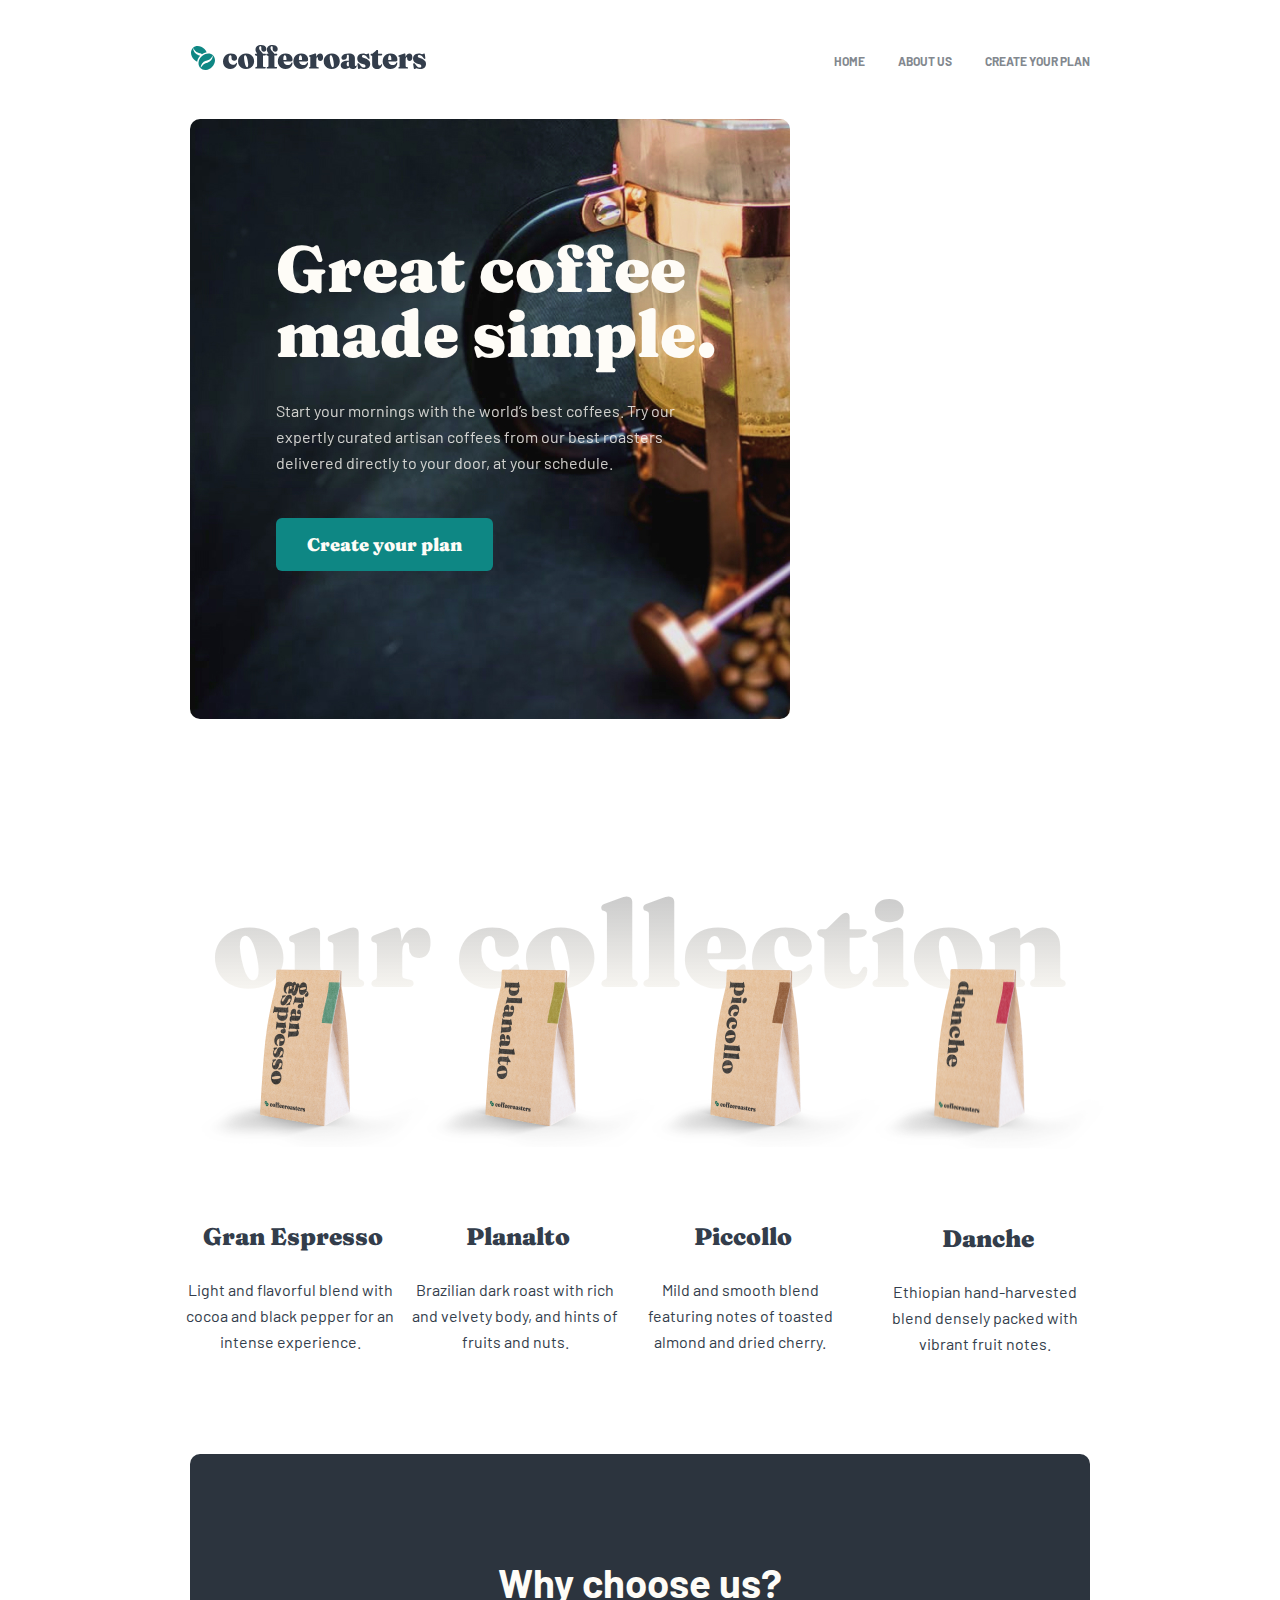
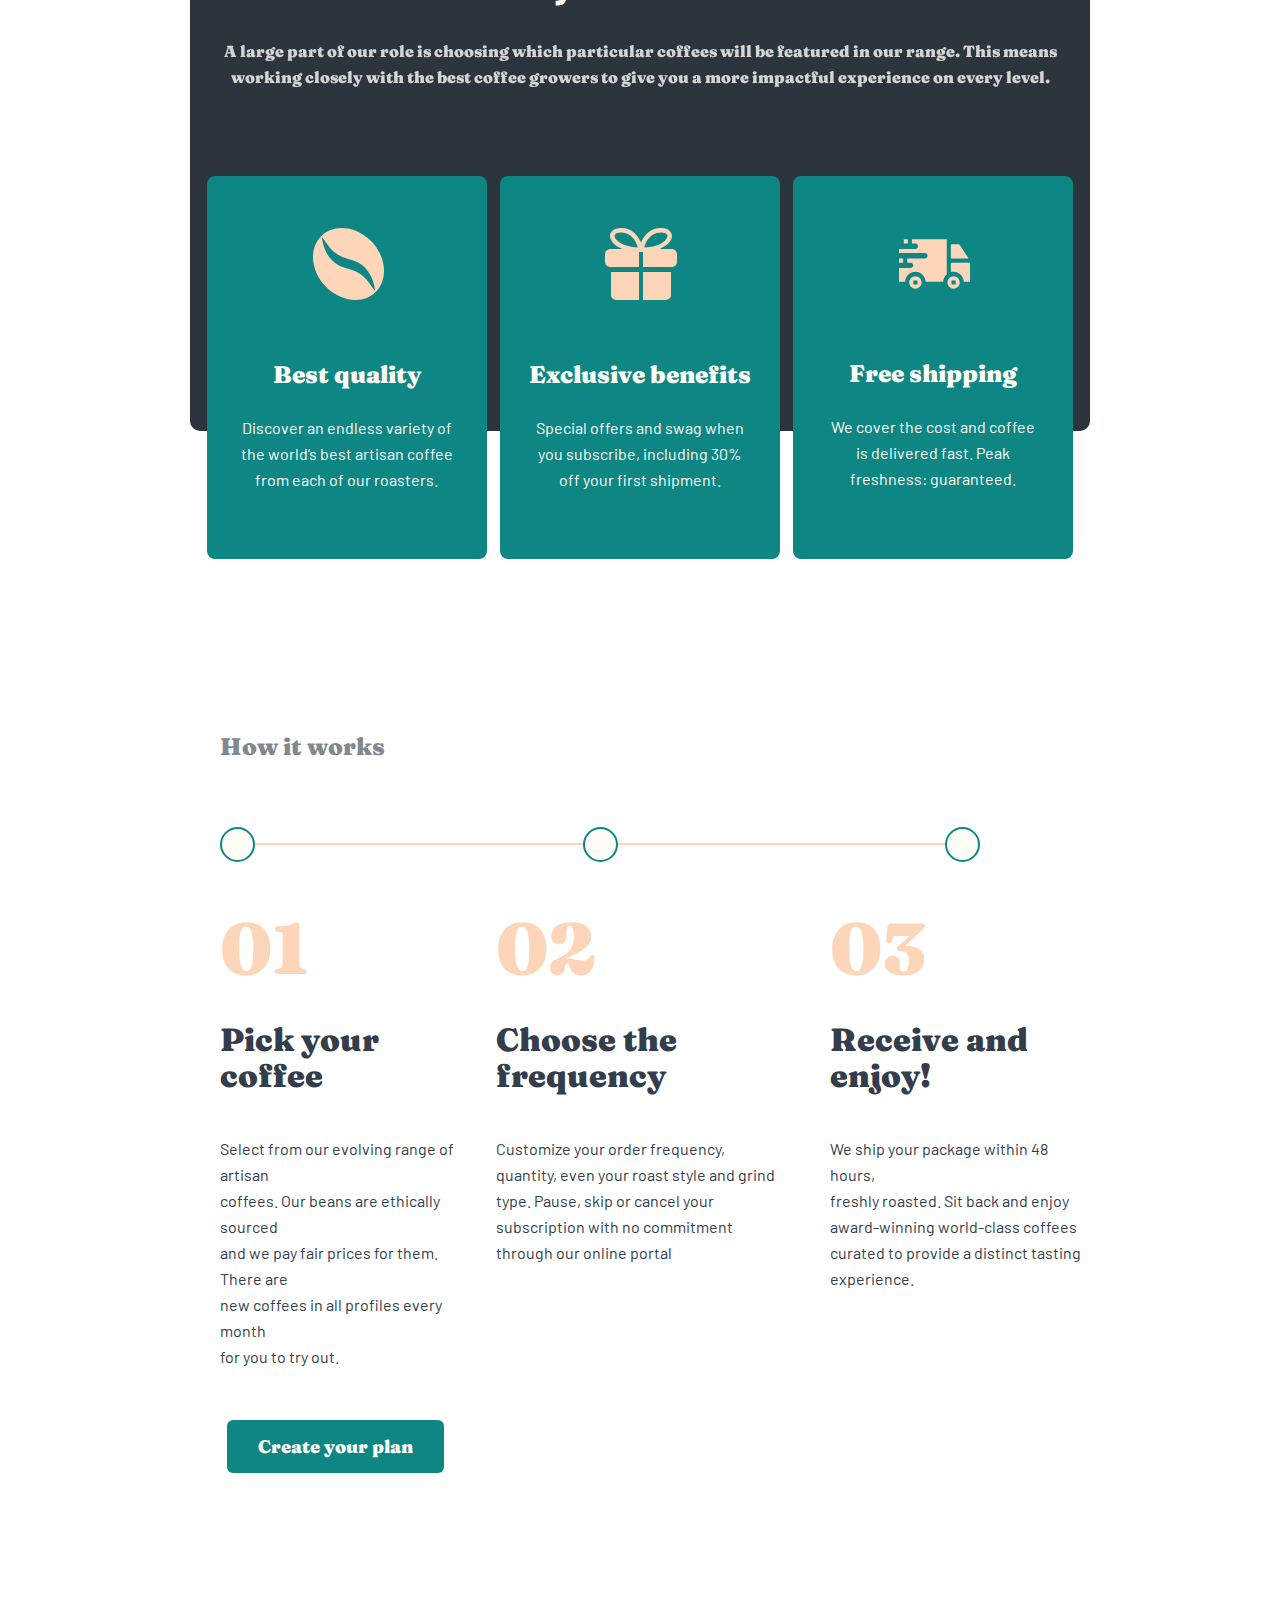
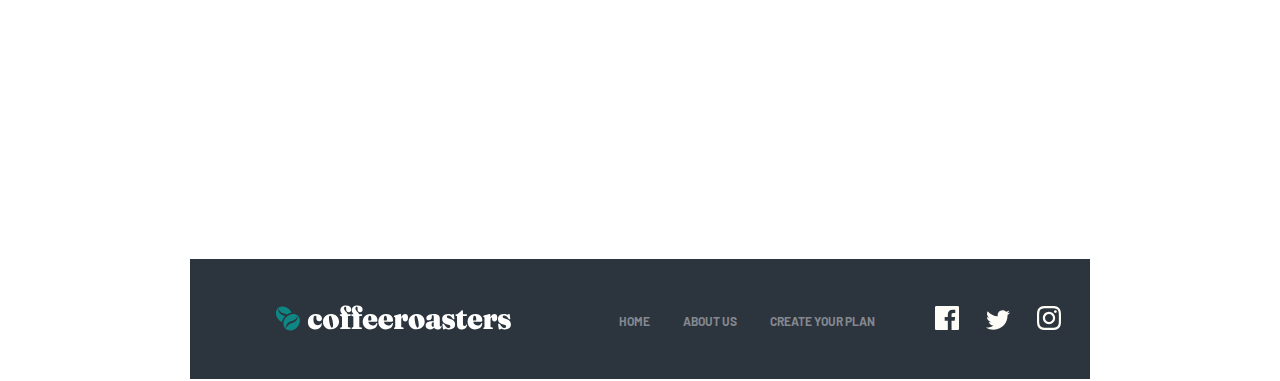
<file: index.html>
<!DOCTYPE html>
<html lang="en">

<head>
    <meta charset="UTF-8">
    <meta http-equiv="X-UA-Compatible" content="IE=edge">
    <meta name="viewport" content="width=device-width, initial-scale=1.0">
    <title>Cofffee</title>
    <link rel="stylesheet" href="https://cdnjs.cloudflare.com/ajax/libs/font-awesome/5.15.3/css/all.min.css"
        integrity="sha512-iBBXm8fW90+nuLcSKlbmrPcLa0OT92xO1BIsZ+ywDWZCvqsWgccV3gFoRBv0z+8dLJgyAHIhR35VZc2oM/gI1w=="
        crossorigin="anonymous" referrerpolicy="no-referrer" />
    <link rel="stylesheet" href="./css/stylesheet.css">
    <link rel="stylesheet" href="./css/main.css">
    <!-- <link rel="stylesheet" href="./css/style.css"> -->
</head>

<body>
    <header class="header">
        <div class="container">
            <nav class="header__nav">
                <a class="header__logotip" href="./index.html"><img class="image_coffee" src="./img/logo.svg"
                        alt=""></a>
                        <label for="x"> 
                    <span class="header__bar fas fa-bars fa-1x"></span>
                </label>
                <input id="x" class="checkbox" type="checkbox">
                <ul class="header__menu">
                    <li class="header__item"><a class="header__link" href="#">HOME</a></li>
                    <li class="header__item"><a class="header__link" href="./second.html">ABOUT US</a></li>
                    <li class="header__item"><a class="header__link" href="./subscribe.html">CREATE YOUR PLAN</a></li>
                </ul>
            </nav>
        </div>
    </header>
    <main>
        <section class="coffee">
            <div class="container">
                <div class="coffee__wrapper">
                    <!-- <img class="coffee__bg" src="./img/Bitmap.jpg" alt=""> -->
                    <div class="coffee__intro-wrapper">
                        <h1 class="coffee__title">Great coffee <br>made simple.</h1>
                        <p class="coffee__text">Start your mornings with the world’s best coffees. Try our expertly
                            curated
                            artisan coffees from our best roasters <br> delivered directly to your door, at your
                            schedule.</p>
                        <a class="coffee__btn" href="#">Create your plan</a>
                    </div>
                </div>
            </div>
        </section>
        <section class="collection">
            <div class="container">
                <div class="collection__wrapper">
                    <h2 class="collection__title">our collection</h2>
                    <ul class="collection__menu">
                        <li class="collection__item">
                            <img class="collection__image-bag" src="./img/bag.png"
                                srcset="./img/bag.png ./img/bag_second.png" alt="bag" width="255" height="193">
                            <ul class="collection__intro__menu">
                                <li class="collection__intro__item">
                                    <h3 class="collection__title-bags">Gran Espresso</h3>
                                    <p class="collection__text-bags">Light and flavorful blend with cocoa and black
                                        pepper for an
                                        intense
                                        experience.</p>
                                </li>
                            </ul>
                        </li>
                        <li class="collection__item">
                            <img class="collection__image-planalto" src="./img/planalto.png"
                                srcset="./img/planalto.png ./img/planalto@2x.png" alt="planalto" width="256"
                                height="193">
                            <ul class="collection__intro__menu">
                                <li class="collection__intro__item">
                                    <h3 class="collection__title-bags">Planalto</h3>
                                    <p class="collection__text-bags">Brazilian dark roast with rich and velvety body,
                                        and hints of fruits
                                        and nuts.</p>
                                </li>
                            </ul>
                        </li>
                        <li class="collection__item">
                            <img class="collection__image-piccollo" src="./img/piccollo.png"
                                srcset="./img/piccollo.png ./img/piccollo@2x.png" alt="piccollo" width="256"
                                height="193">
                            <ul class="collection__intro__menu">
                                <li class="collection__intro__item">
                                    <h3 class="collection__title-bags">Piccollo</h3>
                                    <p class="collection__text-bags">Mild and smooth blend featuring notes of toasted
                                        almond and
                                        dried
                                        cherry.</p>
                                </li>
                            </ul>
                        </li>
                        <li class="collection__item">
                            <img class="collection__image-danche" src="./img/danche.png"
                                srcset="./img/danche.png ./img/danche@2x.png" alt="danche" width="235" height="180">
                            <ul class="collection__intro__menu">
                                <li class="collection__intro__item">
                                    <h3 class="collection__title-bags">Danche</h3>
                                    <p class="collection__text-bags">Ethiopian hand-harvested blend densely packed with
                                        vibrant
                                        fruit notes.
                                    </p>
                                </li>
                            </ul>
                        </li>
                    </ul>
                </div>
            </div>
        </section>
         <section class="choose">
            <div class="container">
                <div class="choose__wrapper">
                    <h2 class="choose__title">Why choose us?</h2>
                    <p class="choose__text">A large part of our role is choosing which particular coffees will be
                        featured in our range. This means working closely with the best coffee growers to give
                        you a more impactful experience on every level.
                    </p>
                    <ul class="choose__menu">
                        <li class="choose__item">
                            <img class="choose__image" src="./img/coffe.svg" alt="coffee_picture" width="71"
                                height="72">
                                <ul class="choose__intro__menu">
                                    <li class="choose__intro__item">
                            <h3 class="choose__title_menu">Best quality</h3>
                            <p class="choose__text_menu">Discover an endless variety of the world’s best artisan coffee from each
                                of our roasters.</p>
                                </li>
                                </ul>
                        </li>
                        <li class="choose__item">
                            <img class="image__surprise" src="./img/surprise.svg" alt="coffee_picture" width="72"
                                height="72">
                                <ul class="choose__intro__menu">
                                    <li class="choose__intro__item">
                            <h3 class="choose__title_menu t_a_c">Exclusive benefits</h3>
                            <p class="choose__text_menu  mrn_zero">Special offers and swag when you subscribe, including 30% off your first
                                shipment.</p>
                                </li>
                                </ul>
                        </li>
                        <li class="choose__item">
                            <img class="image__car" src="./img/car.svg" alt="coffee_picture" width="71" height="50">
                            <ul class="choose__intro__menu">
                                <li class="choose__intro__item">
                                    <h3 class="choose__title_menu t_a_c_1">Free shipping</h3>
                                    <p class="choose__text_menu  mrn_zero">We cover the cost and coffee is delivered fast. Peak freshness:
                                        guaranteed.</p>
                                </li>
                            </ul>
                        </li>
                    </ul>
                </div>
            </div>
        </section>
        <section class="work">
            <div class="container">
                <div class="work__wrapper">
                    <h3 class="work__title">How it works</h3>
                    <div class="line">
                        <span class="circle"></span>
                        <span class="circle"></span>
                        <span class="circle"></span>
                    </div>
                    <ul class="work__menu">
                        <li class="work__item">
                            <h2 class="work__number">01</h2>
                            <h3 class="work__tagline">Pick your coffee</h3>
                            <p class="work__text">Select from our evolving range of artisan <br> coffees. Our beans are
                                ethically sourced <br> and we pay fair prices for them. There are <br> new coffees in
                                all profiles every month <br> for you to try out.</p>
                        </li>
                        <li class="work__item">
                            <h2 class="work__number">02</h2>
                            <h3 class="work__tagline">Choose the  frequency</h3>
                            <p class="work__text">Customize your order frequency, <br> quantity, even your roast style
                                and grind <br> type. Pause, skip or cancel your <br> subscription with no commitment
                                <br> through our online portal
                            </p>
                        </li>
                        <li class="work__item">
                            <h2 class="work__number">03</h2>
                            <h3 class="work__tagline">Receive and enjoy!</h3>
                            <p class="work__text">We ship your package within 48 hours, <br> freshly roasted. Sit back
                                and enjoy <br> award-winning world-class coffees <br> curated to provide a distinct
                                tasting <br> experience.</p>
                        </li>
                    </ul>
                    <a class="work__btn" href="#">Create your plan</a>
                </div>
            </div>
        </section>
    </main>
    <footer class="footer">
        <div class="container">
            <div class="footer__wrapper">
                <a class="footer__logo" href="#"><img class="logo" src="./img/footerlogo.svg" alt=""></a>
                <nav class="footer__nav">
                    <ul class="footer__menu">
                        <li class="footer__item"><a class="footer__link" href="#">HOME</a></li>
                        <li class="footer__item"><a class="footer__link" href="#">ABOUT US</a></li>
                        <li class="footer__item"><a class="footer__link" href="#">CREATE YOUR PLAN</a></li>
                    </ul>
                </nav>
                <div class="footer__image">
                    <a href="#"><img class="footer__right" src="./img/facebook.svg" alt="facebook"></a>
                    <a href="#"><img class="footer__right" src="./img/twitter.svg" alt="twitter"></a>
                    <a href="#"><img class="footer__right" src="./img/instagram.svg" alt="instagram"></a>
                </div>
            </div>
        </div>
    </footer> 
</body>

</html>
</file>
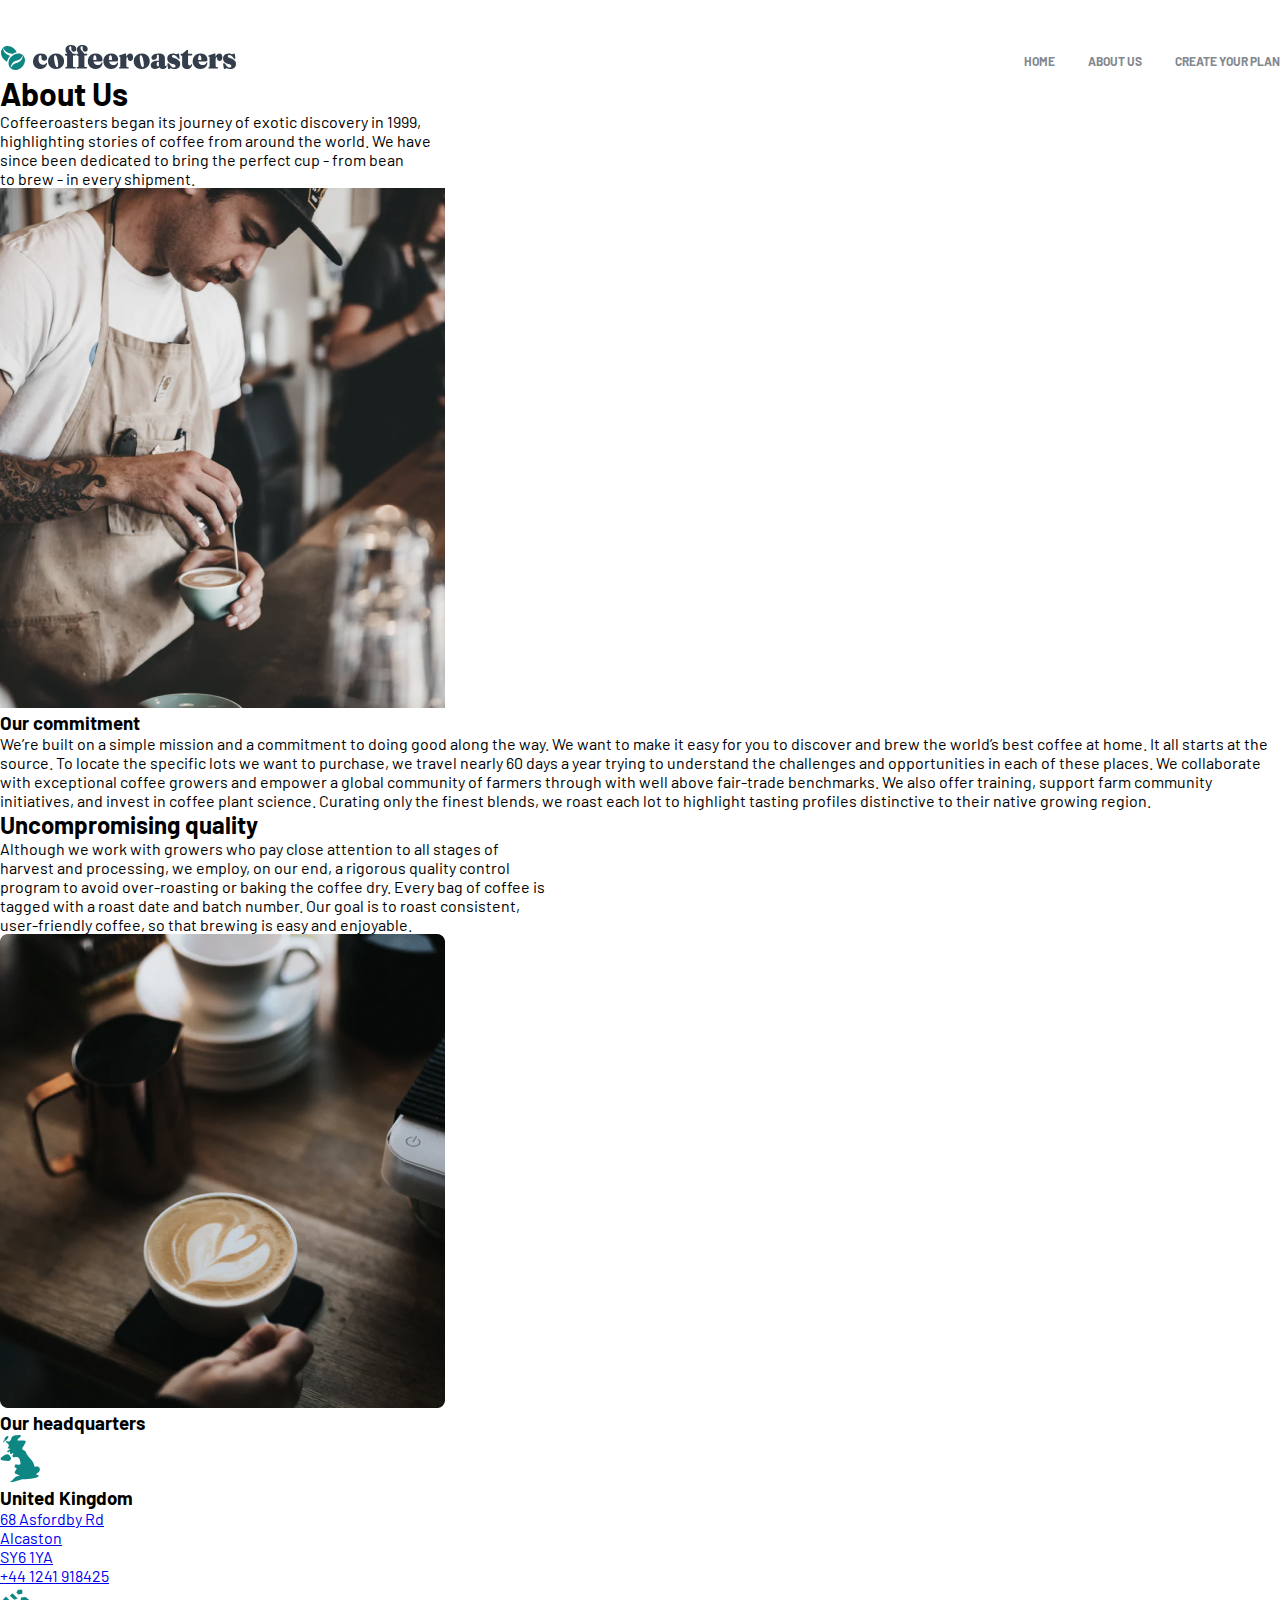
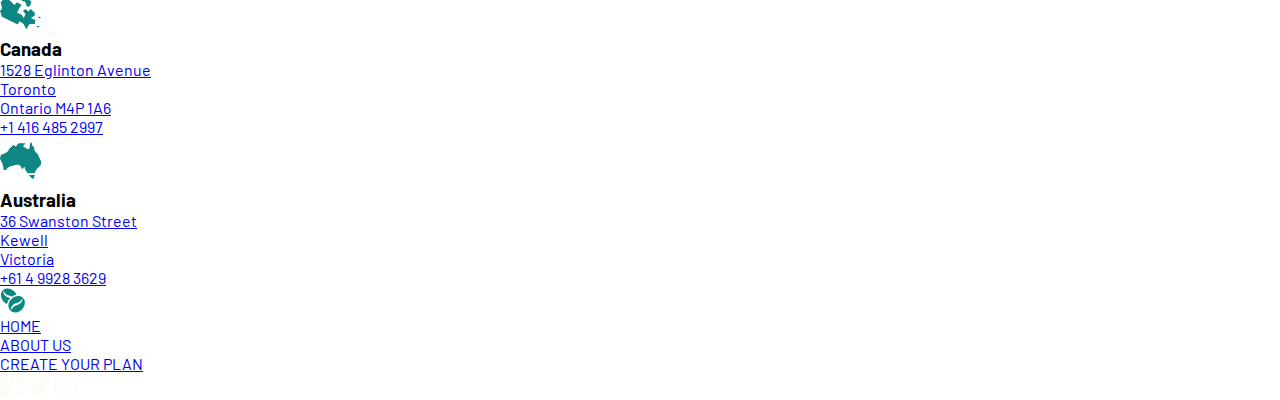
<file: second.html>
<!DOCTYPE html>
<html lang="en">

<head>
    <meta charset="UTF-8">
    <meta http-equiv="X-UA-Compatible" content="IE=edge">
    <meta name="viewport" content="width=device-width, initial-scale=1.0">
    <title>About us</title>
    <link rel="stylesheet" href="./css/stylesheet.css">
    <link rel="stylesheet" href="./css/second.css">
    <!-- <link rel="stylesheet" href="./css/second.css"> -->
</head>

<body>
    <header class="header">
        <div class="container">
            <nav class="header__nav">
                <a class="header__logotip" href="./index.html"><img class="image_coffee" src="./img/logo.svg" alt=""></a>
                <ul class="header__menu">
                    <li class="header__item"><a class="header__link" href="./index.html">HOME</a></li>
                    <li class="header__item"><a class="header__link" href="./second.html">ABOUT US</a></li>
                    <li class="header__item"><a class="header__link" href="./subscribe.html">CREATE YOUR PLAN</a></li>
                </ul>
            </nav>
        </div>
    </header>
    <main>
        <section class="about">
            <div class="container">
                <div class="about__wrapper">
                    <h1 class="about__title">About Us</h1>
                    <p class="about__text">Coffeeroasters began its journey of exotic discovery in 1999, <br> highlighting
                        stories of coffee from around the world. We have <br> since been dedicated to bring the perfect
                        cup - from bean <br> to brew - in every shipment.</p>
                </div>
            </div>
        </section>
        <section class="two">
            <div class="container">
                <div class="main_wrapper">
                    <div class="left_commit">
                        <img class="coffee__master" src="./img/master.png" alt="master_coffee" width="445" height="520">
                    </div>
                    <div class="right_commit">
                        <h3 class="title_commit">Our commitment</h3>
                        <p class="text_commit">We’re built on a simple mission and a commitment to doing good along the
                            way. We want to make it easy for you to discover and brew the world’s best coffee at home.
                            It all starts at the source. To locate the specific lots we want to purchase, we travel
                            nearly 60 days a year trying to understand the challenges and opportunities in each of these
                            places. We collaborate with exceptional coffee growers and empower a global community of
                            farmers through with well above fair-trade benchmarks. We also offer training, support farm
                            community initiatives, and invest in coffee plant science. Curating only the finest blends,
                            we roast each lot to highlight tasting profiles distinctive to their native growing region.
                        </p>
                    </div>
                </div>
            </div>
        </section>
        <section class="three">
            <div class="container">
                <div class="quality">
                    <div class="quality_left">
                        <h2 class="title_quality">Uncompromising quality</h2>
                        <p class="text_quality">Although we work with growers who pay close attention to all stages of
                            <br> harvest and processing, we employ, on our end, a rigorous quality control <br> program
                            to avoid over-roasting or baking the coffee dry. Every bag of coffee is <br> tagged with a
                            roast date and batch number. Our goal is to roast consistent, <br> user-friendly coffee, so
                            that brewing is easy and enjoyable.</p>
                    </div>
                    <div class="quality_right">
                        <img class="cupof" src="./img/cupofcoffee.jpg" alt="">
                    </div>
                </div>
            </div>
        </section>
        <section class="four">
            <div class="container">
                <div class="country">
                    <h3 class="title_country">Our headquarters</h3>
                    <ul class="country_list">
                        <li class="country_item">
                            <img class="image_country" src="./img/united.svg" alt="united kingdom" width="41" height="49">
                            <h3 class="tagline_united">United Kingdom</h3>
                            <a class="text_united" href="#">68 Asfordby Rd</a>
                            <br>
                            <a class="text_united" href="#">Alcaston</a>
                            <br>
                            <a class="text_united" href="#">SY6 1YA</a>
                            <br>
                            <a class="text_united" href="#">+44 1241 918425</a>
                        </li>
                        <li class="country_item">
                            <img class="image_country" src="./img/canada.svg" alt="canada" width="41" height="49">
                            <h3 class="tagline_united">Canada</h3>
                            <a class="text_united" href="#">1528  Eglinton Avenue</a>
                            <br>
                            <a class="text_united" href="#"> Toronto</a>
                            <br>
                            <a class="text_united" href="#"> Ontario M4P 1A6</a>
                            <br>
                            <a class="text_united" href="#">+1 416 485 2997</a>
                        </li>
                        <li class="country_item">
                            <img class="image_country" src="./img/australia.svg" alt="australia" width="41" height="49">
                            <h3 class="tagline_united">Australia</h3>
                            <a class="text_united" href="#">36 Swanston Street</a>
                            <br>
                            <a class="text_united" href="#">Kewell</a>
                            <br>
                            <a class="text_united" href="#">Victoria</a>
                            <br>
                            <a class="text_united" href="#">+61 4 9928 3629</a>
                        </li>
                    </ul>
                </div>
            </div>
        </section>
    </main>
    <footer>
        <div class="container">
            <div class="footer_wrapper">
                <a class="logo_footer" href="#"><img class="logo" src="./img/footerlogo.svg" alt=""></a>
                <nav>
                    <ul class="footer_nav">
                        <li class="footer_item"><a class="footer_link" href="#">HOME</a></li>
                        <li class="footer_item"><a class="footer_link" href="#">ABOUT US</a></li>
                        <li class="footer_item"><a class="footer_link" href="#">CREATE YOUR PLAN</a></li>
                    </ul>
                </nav>
                <div class="images">
                    <a href="#"><img class="right" src="./img/facebook.svg" alt=""></a>
                    <a href="#"><img class="right" src="./img/twitter.svg" alt=""></a>
                    <a href="#"><img class="right" src="./img/instagram.svg" alt=""></a>
                </div>
            </div>
        </div>
    </footer>
</body>

</html>
</file>
<file: css/stylesheet.css>
/* barlow-regular - latin */
@font-face {
    font-family: 'Barlow';
    font-style: normal;
    font-weight: 400;
    src: local(''),
         url('../fonts/barlow-v5-latin-regular.woff2') format('woff2'), /* Chrome 26+, Opera 23+, Firefox 39+ */
         url('../fonts/barlow-v5-latin-regular.woff') format('woff'); /* Chrome 6+, Firefox 3.6+, IE 9+, Safari 5.1+ */
  }
  /* barlow-700 - latin */
  @font-face {
    font-family: 'Barlow';
    font-style: normal;
    font-weight: 700;
    src: local(''),
         url('../fonts/barlow-v5-latin-700.woff2') format('woff2'), /* Chrome 26+, Opera 23+, Firefox 39+ */
         url('../fonts/barlow-v5-latin-700.woff') format('woff'); /* Chrome 6+, Firefox 3.6+, IE 9+, Safari 5.1+ */
  }
  /* fraunces-900 - latin */
@font-face {
    font-family: 'Fraunces';
    font-style: normal;
    font-weight: 900;
    src: local(''),
         url('../fonts/fraunces-v10-latin-900.woff2') format('woff2'), /* Chrome 26+, Opera 23+, Firefox 39+ */
         url('../fonts/fraunces-v10-latin-900.woff') format('woff'); /* Chrome 6+, Firefox 3.6+, IE 9+, Safari 5.1+ */
  }
</file>
<file: css/main.css>
body {
  margin: 0;
  padding: 0;
  -webkit-box-sizing: border-box;
          box-sizing: border-box;
  font-family: 'Barlow';
}

p, h1, h2, h3, h4, h5, h6, ul, li {
  padding: 0;
  margin: 0;
}

.container {
  margin: 0 auto;
  width: 1280px;
}

.header__nav {
  display: -webkit-box;
  display: -ms-flexbox;
  display: flex;
  -webkit-box-align: center;
      -ms-flex-align: center;
          align-items: center;
  -webkit-box-pack: justify;
      -ms-flex-pack: justify;
          justify-content: space-between;
  margin-top: 44px;
}

.header__menu {
  display: -webkit-box;
  display: -ms-flexbox;
  display: flex;
  -webkit-box-align: center;
      -ms-flex-align: center;
          align-items: center;
  list-style-type: none;
}

.header__item {
  margin-right: 33px;
}

.header__item:last-child {
  margin-right: 0;
}

.header__link {
  text-decoration: none;
  font-style: normal;
  font-size: 12px;
  line-height: 15px;
  font-weight: bold;
  color: #83888F;
}

.header__link:hover {
  color: #333D4B;
}

.header__bar {
  display: none;
  margin-left: auto;
}

.checkbox {
  clip: rect(0 0 0 0);
  -webkit-clip-path: inset(50%);
          clip-path: inset(50%);
  height: 1px;
  overflow: hidden;
  position: absolute;
  white-space: nowrap;
  width: 1px;
}

.coffee {
  margin-top: 45px;
  margin-bottom: 165px;
}

.coffee__wrapper {
  position: relative;
  background-image: url(../img/Bitmap.jpg);
  background-repeat: no-repeat;
  background-position: center;
  width: 1280px;
  height: 600px;
  border-radius: 10px;
}

.coffee__title {
  font-family: 'Fraunces';
  font-style: normal;
  font-weight: 900;
  font-size: 72px;
  line-height: 72px;
  color: #FEFCF7;
  padding: 0;
  margin: 0 0 32px 0;
}

.coffee__text {
  width: 445px;
  font-weight: normal;
  font-size: 16px;
  line-height: 26px;
  color: #FEFCF7;
  opacity: 0.8;
  font-style: normal;
  padding: 0;
  margin: 0 0 56px 0;
}

.coffee__btn {
  font-family: 'Fraunces';
  padding: 15px 31px;
  background: #0E8784;
  border-radius: 6px;
  font-weight: 900;
  font-size: 18px;
  line-height: 25px;
  text-align: center;
  color: #FEFCF7;
  font-style: normal;
  text-decoration: none;
}

.coffee__btn:hover {
  background: #66D2CF;
}

.coffee__bg {
  width: 1280px;
  height: 600px;
  border-radius: 10px;
}

.coffee__intro-wrapper {
  position: absolute;
  top: 117px;
  left: 86px;
}

.collection {
  padding-bottom: 200px;
}

.collection__wrapper {
  margin: 0 auto;
  width: 1111px;
  position: relative;
}

.collection__title {
  font-family: 'Fraunces';
  font-weight: 900;
  font-size: 150px;
  line-height: 120px;
  text-align: center;
  font-style: normal;
  background: -webkit-gradient(linear, left top, left bottom, from(#b3b3b3af), to(#FEFCF7));
  background: linear-gradient(180deg, #b3b3b3af 0% 10%, #FEFCF7);
  color: transparent;
  background-clip: text;
  -webkit-background-clip: text;
}

.collection__menu {
  display: -webkit-box;
  display: -ms-flexbox;
  display: flex;
  list-style-type: none;
  position: absolute;
  top: 70px;
  left: 0px;
}

.collection__item {
  margin-right: 28px;
}

.collection__item:last-child {
  margin: 0;
  margin-left: 20px;
}

.collection__title-bags {
  font-family: 'Fraunces';
  margin-top: 71px;
  text-align: center;
  margin-bottom: 24px;
  font-style: normal;
  font-weight: 900;
  font-size: 24px;
  line-height: 32px;
  text-align: center;
  color: #333D4B;
}

.collection__text-bags {
  width: 255px;
  font-weight: normal;
  font-style: normal;
  font-size: 16px;
  line-height: 26px;
  text-align: center;
  color: #333D4B;
}

.collection__image-danche {
  margin-top: 15px;
}

.collection__intro__menu {
  list-style-type: none;
  margin: 0;
  padding: 0;
}

.choose {
  margin-top: 250px;
  margin-bottom: 200px;
}

.choose__wrapper {
  background-color: #2C343E;
  border-radius: 10px;
  width: 1280px;
  height: 577px;
}

.choose__title {
  text-align: center;
  font-weight: 900;
  font-style: normal;
  font-size: 40px;
  line-height: 48px;
  text-align: center;
  color: #FEFCF7;
  padding: 104px 0 32px 0;
}

.choose__text {
  font-family: 'Fraunces';
  font-style: normal;
  font-weight: normal;
  font-size: 16px;
  line-height: 26px;
  text-align: center;
  color: #FEFCF7;
  opacity: 0.8;
}

.choose__menu {
  display: -webkit-box;
  display: -ms-flexbox;
  display: flex;
  -webkit-box-pack: center;
      -ms-flex-pack: center;
          justify-content: center;
  -webkit-box-align: center;
      -ms-flex-align: center;
          align-items: center;
  list-style-type: none;
  margin-top: 86px;
  padding: 0;
}

.choose__item {
  width: 350px;
  height: 383px;
  background: #0E8784;
  border-radius: 8px;
  margin-right: 30px;
}

.choose__item:nth-child(3) {
  margin-right: 0;
}

.choose__image {
  padding: 72px 136px 0 136px;
}

.choose__title_menu {
  font-family: 'Fraunces';
  font-style: normal;
  font-weight: 900;
  font-size: 24px;
  line-height: 32px;
  text-align: center;
  color: #FEFCF7;
  margin-top: 56px;
  margin-bottom: 24px;
}

.choose__text_menu {
  width: 255px;
  height: 78px;
  color: #FEFCF7;
  font-style: normal;
  font-weight: normal;
  font-size: 16px;
  line-height: 26px;
  text-align: center;
  padding: 0 48px 48px 48px;
}

.image__surprise {
  padding: 72px 143px 0 135px;
}

.image__car {
  padding: 83px 142px 0 136px;
}

.choose__intro__menu {
  list-style-type: none;
  margin: 0;
  padding: 0;
}

.work {
  padding-top: 150px;
}

.work__title {
  font-family: 'Fraunces';
  font-weight: 900;
  font-style: normal;
  font-size: 24px;
  line-height: 32px;
  color: #83888F;
  margin-left: 30px;
}

.work__menu {
  display: -webkit-box;
  display: -ms-flexbox;
  display: flex;
  list-style-type: none;
  margin-bottom: 64px;
  padding: 0;
  margin-left: 30px;
}

.work__item {
  margin-right: 80px;
}

.work__item:nth-child(3) {
  margin-right: 0;
}

.work__wrapper {
  margin: 0  auto;
  width: 1111px;
  padding-bottom: 200px;
}

.work__number {
  font-family: 'Fraunces';
  font-style: normal;
  font-weight: 900;
  font-size: 72px;
  line-height: 72px;
  color: #FDD6BA;
  margin-top: 67px;
  margin-bottom: 38px;
}

.work__tagline {
  font-family: 'Fraunces';
  font-style: normal;
  font-weight: 900;
  font-size: 32px;
  line-height: 36px;
  color: #333D4B;
  margin-bottom: 42px;
}

.work__text {
  font-style: normal;
  font-weight: normal;
  font-size: 16px;
  line-height: 26px;
  color: #333D4B;
}

.line {
  margin-top: 80px;
  display: -webkit-box;
  display: -ms-flexbox;
  display: flex;
  -webkit-box-pack: justify;
      -ms-flex-pack: justify;
          justify-content: space-between;
  -webkit-box-align: center;
      -ms-flex-align: center;
          align-items: center;
  height: 2px;
  width: 760px;
  background-color: #FDD6BA;
  margin-left: 30px;
}

.circle {
  display: inline-block;
  width: 31px;
  height: 31px;
  background: #FEFCF7;
  border: 2px solid #0E8784;
  /* box-sizing: border-box; */
  border-radius: 50%;
}

.work__btn {
  font-family: 'Fraunces';
  padding: 15px 31px;
  background: #0E8784;
  border-radius: 6px;
  font-weight: 900;
  font-size: 18px;
  line-height: 25px;
  text-align: center;
  color: #FEFCF7;
  font-style: normal;
  text-decoration: none;
  margin-left: 37px;
}

.work__btn:hover {
  background: #66D2CF;
}

.footer__menu {
  list-style-type: none;
  display: -webkit-box;
  display: -ms-flexbox;
  display: flex;
  -webkit-box-align: center;
      -ms-flex-align: center;
          align-items: center;
}

.footer__link {
  color: #83888F;
  text-decoration: none;
  font-style: normal;
  font-weight: bold;
  font-size: 12px;
  line-height: 15px;
  margin-right: 33px;
}

.footer__link:hover {
  color: #FEFCF7;
}

.footer__image {
  margin-left: auto;
  margin-right: 85px;
}

.footer__right {
  margin-right: 24px;
}

.footer__right:nth-child(3) {
  margin-right: 0;
}

.footer__wrapper {
  display: -webkit-box;
  display: -ms-flexbox;
  display: flex;
  -webkit-box-align: center;
      -ms-flex-align: center;
          align-items: center;
  height: 120px;
  background-color: #2C343E;
  position: relative;
  margin-top: 200px;
}

.logo {
  margin: 48px 108px 47px 85px;
}

@media only screen and (max-width: 1350px) {
  .container {
    max-width: 900px;
  }
  .coffee {
    margin-top: 45px;
    margin-bottom: 165px;
  }
  .coffee__wrapper {
    width: 600px;
    height: 600px;
  }
  .coffee__title {
    font-size: 65px;
    line-height: 65px;
  }
  .collection {
    padding-bottom: 200px;
  }
  .collection__wrapper {
    margin: 0 auto;
    width: 900px;
    position: relative;
  }
  .collection__title {
    font-size: 120px;
  }
  .collection__menu {
    left: -10px;
    width: 900px;
  }
  .collection__item {
    width: 225px;
    margin: 0;
  }
  .collection__text-bags {
    width: 220px;
  }
  .choose {
    margin-top: 250px;
    margin-bottom: 200px;
  }
  .choose__wrapper {
    background-color: #2C343E;
    border-radius: 10px;
    width: 900px;
    height: 577px;
  }
  .choose__title {
    padding: 104px 0 32px 0;
  }
  .choose__item {
    width: 280px;
    margin-right: 13px;
  }
  .choose__item:nth-child(3) {
    margin-right: 0;
  }
  .choose__image {
    padding: 52px 106px 0 106px;
  }
  .choose__title_menu {
    margin-top: 56px;
    margin-bottom: 24px;
  }
  .choose__text_menu {
    width: 215px;
    padding: 0 32px 48px 32px;
  }
  .image__surprise {
    padding: 52px 103px 0 105px;
  }
  .image__car {
    padding: 63px 102px 10px 106px;
  }
  .work {
    padding-top: 100px;
  }
  .work__item {
    margin-right: 30px;
  }
  .work__item:nth-child(3) {
    margin-right: 0;
  }
  .work__wrapper {
    margin: 0  auto;
    width: 900px;
    padding-bottom: 200px;
  }
  .work__text {
    font-style: normal;
    font-weight: normal;
    font-size: 16px;
    line-height: 26px;
    color: #333D4B;
  }
  .line {
    margin-left: 30px;
  }
  .footer__menu {
    list-style-type: none;
    display: -webkit-box;
    display: -ms-flexbox;
    display: flex;
    -webkit-box-align: center;
        -ms-flex-align: center;
            align-items: center;
  }
  .footer__link {
    color: #83888F;
    text-decoration: none;
    font-style: normal;
    font-weight: bold;
    font-size: 12px;
    line-height: 15px;
    margin-right: 33px;
  }
  .footer__link:hover {
    color: #FEFCF7;
  }
  .footer__image {
    margin-left: auto;
    margin-right: 5px;
  }
  .footer__right {
    margin-right: 24px;
  }
  .footer__right:nth-child(3) {
    margin-right: 0;
  }
  .footer__wrapper {
    display: -webkit-box;
    display: -ms-flexbox;
    display: flex;
    -webkit-box-align: center;
        -ms-flex-align: center;
            align-items: center;
    width: 900px;
    height: 120px;
    background-color: #2C343E;
    position: relative;
    margin-top: 200px;
  }
  .logo {
    margin: 48px 108px 47px 85px;
  }
}

@media only screen and (max-width: 950px) {
  .container {
    max-width: 600px;
  }
  .coffee__wrapper {
    max-width: 600px;
  }
  .collection {
    padding-bottom: 200px;
  }
  .collection__wrapper {
    margin: 0 auto;
    width: 600px;
    position: relative;
  }
  .collection__title {
    font-size: 80px;
    line-height: 100px;
  }
  .collection__menu {
    width: 600px;
    display: -webkit-box;
    display: -ms-flexbox;
    display: flex;
    -ms-flex-wrap: wrap;
        flex-wrap: wrap;
    list-style-type: none;
    position: absolute;
    top: 70px;
    left: -20px;
  }
  .collection__item {
    display: -webkit-box;
    display: -ms-flexbox;
    display: flex;
    -webkit-box-align: center;
        -ms-flex-align: center;
            align-items: center;
    -webkit-box-orient: vertical;
    -webkit-box-direction: normal;
        -ms-flex-direction: column;
            flex-direction: column;
    width: 250px;
    margin-right: 50px;
  }
  .collection__item:nth-child(2) {
    margin-right: 0;
    margin-left: 20px;
  }
  .collection__item:nth-child(odd) {
    margin-left: 30px;
  }
  .choose {
    margin-top: 650px;
    margin-bottom: 200px;
  }
  .choose__wrapper {
    background-color: #2C343E;
    border-radius: 10px;
    width: 600px;
    height: 577px;
  }
  .choose__title {
    text-align: center;
    font-weight: 900;
    font-style: normal;
    font-size: 40px;
    line-height: 48px;
    text-align: center;
    color: #FEFCF7;
    padding: 60px 0 32px 0;
  }
  .choose__text {
    width: 500px;
    opacity: 0.6;
    padding-left: 50px;
  }
  .choose__menu {
    display: -webkit-box;
    display: -ms-flexbox;
    display: flex;
    -webkit-box-orient: vertical;
    -webkit-box-direction: normal;
        -ms-flex-direction: column;
            flex-direction: column;
    -webkit-box-pack: center;
        -ms-flex-pack: center;
            justify-content: center;
    -webkit-box-align: center;
        -ms-flex-align: center;
            align-items: center;
    list-style-type: none;
    margin-top: 86px;
    padding: 0;
  }
  .choose__item {
    display: -webkit-box;
    display: -ms-flexbox;
    display: flex;
    width: 550px;
    height: 200px;
    background: #0E8784;
    border-radius: 8px;
    margin: 0;
    margin-bottom: 20px;
  }
  .choose__item:nth-child(3) {
    margin-right: 0;
  }
  .choose__image {
    padding: 72px 20px 0 70px;
  }
  .choose__title_menu {
    width: 230px;
    font-family: 'Fraunces';
    font-style: normal;
    font-weight: 900;
    font-size: 24px;
    line-height: 32px;
    color: #FEFCF7;
  }
  .choose__text_menu {
    width: 255px;
    height: 78px;
    color: #FEFCF7;
    font-style: normal;
    font-weight: normal;
    font-size: 16px;
    line-height: 26px;
    text-align: left;
    padding: 0 48px 48px 0px;
  }
  .image__surprise {
    padding: 72px 60px 0 70px;
  }
  .image__car {
    padding: 83px 20px 0 70px;
  }
  .choose__intro__menu {
    list-style-type: none;
    margin: 0;
    padding: 0;
  }
  .work {
    padding-top: 300px;
  }
  .work__item {
    margin-right: 8px;
  }
  .work__item:nth-child(3) {
    margin-right: 0;
  }
  .work__wrapper {
    margin: 0  auto;
    width: 600px;
    padding-bottom: 70px;
  }
  .work__text {
    font-style: normal;
    font-weight: normal;
    font-size: 16px;
    line-height: 26px;
    color: #333D4B;
  }
  .line {
    width: 350px;
    margin-left: 30px;
  }
  .footer__menu {
    list-style-type: none;
    display: -webkit-box;
    display: -ms-flexbox;
    display: flex;
    -webkit-box-orient: vertical;
    -webkit-box-direction: normal;
        -ms-flex-direction: column;
            flex-direction: column;
    -webkit-box-align: center;
        -ms-flex-align: center;
            align-items: center;
  }
  .footer__link {
    color: #83888F;
    text-decoration: none;
    font-style: normal;
    font-weight: bold;
    font-size: 12px;
    line-height: 15px;
    margin-right: 33px;
  }
  .footer__link:hover {
    color: #FEFCF7;
  }
  .footer__image {
    margin: 0 auto;
    margin-top: 30px;
  }
  .footer__right {
    margin-right: 24px;
  }
  .footer__right:nth-child(3) {
    margin-right: 0;
  }
  .footer__wrapper {
    display: -webkit-box;
    display: -ms-flexbox;
    display: flex;
    -webkit-box-orient: vertical;
    -webkit-box-direction: normal;
        -ms-flex-direction: column;
            flex-direction: column;
    -webkit-box-align: center;
        -ms-flex-align: center;
            align-items: center;
    width: 600px;
    height: 260px;
    background-color: #2C343E;
    position: relative;
    margin-top: 50px;
  }
  .logo {
    margin: 48px 108px 47px 85px;
  }
}

@media only screen and (max-width: 700px) {
  .container {
    max-width: 500px;
  }
  .header__menu {
    display: none;
  }
  .header__nav {
    position: relative;
  }
  .header__bar {
    display: block;
  }
  .header__link {
    color: #fff;
  }
  .header__item {
    margin-bottom: 15px;
  }
  .checkbox:checked + .header__menu {
    -webkit-transition: 0.5s;
    transition: 0.5s;
    display: block;
    position: absolute;
    right: 0;
    top: 40px;
    left: 0;
    color: #FEFCF7;
    z-index: 2;
    background: #0e8785a8;
    text-align: center;
    padding-top: 15px;
  }
  .coffee {
    margin-top: 45px;
    margin-bottom: 165px;
  }
  .coffee__wrapper {
    position: relative;
    background-image: url(../img/Bitmap.jpg);
    background-repeat: no-repeat;
    background-position: center;
    width: 500px;
    height: 600px;
    border-radius: 10px;
  }
  .coffee__title {
    font-family: 'Fraunces';
    font-style: normal;
    font-weight: 900;
    font-size: 60px;
    line-height: 60px;
    color: #FEFCF7;
    padding: 0;
    margin: 0 0 32px 0;
  }
  .coffee__text {
    width: 445px;
    font-weight: normal;
    font-size: 16px;
    line-height: 26px;
    color: #FEFCF7;
    opacity: 0.8;
    font-style: normal;
    padding: 0;
    margin: 0 0 56px 0;
  }
  .coffee__btn {
    font-family: 'Fraunces';
    padding: 15px 31px;
    background: #0E8784;
    border-radius: 6px;
    font-weight: 900;
    font-size: 18px;
    line-height: 25px;
    text-align: center;
    color: #FEFCF7;
    font-style: normal;
    text-decoration: none;
  }
  .coffee__btn:hover {
    background: #66D2CF;
  }
  .coffee__bg {
    width: 1280px;
    height: 600px;
    border-radius: 10px;
  }
  .coffee__intro-wrapper {
    position: absolute;
    top: 117px;
    left: 46px;
  }
  .collection {
    padding-bottom: 200px;
  }
  .collection__wrapper {
    margin: 0 auto;
    width: 500px;
    position: relative;
  }
  .collection__title {
    font-size: 69px;
    line-height: 100px;
  }
  .collection__menu {
    width: 300px;
    display: -webkit-box;
    display: -ms-flexbox;
    display: flex;
    -ms-flex-wrap: wrap;
        flex-wrap: wrap;
    list-style-type: none;
    position: absolute;
    top: 70px;
    left: 120px;
  }
  .collection__item {
    display: -webkit-box;
    display: -ms-flexbox;
    display: flex;
    -webkit-box-align: center;
        -ms-flex-align: center;
            align-items: center;
    -webkit-box-orient: vertical;
    -webkit-box-direction: normal;
        -ms-flex-direction: column;
            flex-direction: column;
    width: 250px;
    margin-right: 30px;
    margin-bottom: 30px;
  }
  .collection__item:nth-child(2) {
    margin-right: 0;
    margin-left: 0px;
  }
  .collection__item:nth-child(odd) {
    margin-left: 0px;
  }
  .collection__item:last-child {
    margin-bottom: 0;
  }
  .choose {
    padding-top: 900px;
  }
  .choose__wrapper {
    background-color: #2C343E;
    border-radius: 10px;
    width: 500px;
    height: 577px;
  }
  .choose__title {
    text-align: center;
    font-weight: 900;
    font-style: normal;
    font-size: 40px;
    line-height: 48px;
    text-align: center;
    color: #FEFCF7;
    padding: 60px 0 32px 0;
  }
  .choose__text {
    width: 400px;
    opacity: 0.6;
    padding-left: 50px;
  }
  .choose__menu {
    display: -webkit-box;
    display: -ms-flexbox;
    display: flex;
    -webkit-box-orient: vertical;
    -webkit-box-direction: normal;
        -ms-flex-direction: column;
            flex-direction: column;
    -webkit-box-pack: center;
        -ms-flex-pack: center;
            justify-content: center;
    -webkit-box-align: center;
        -ms-flex-align: center;
            align-items: center;
    list-style-type: none;
    margin-top: 86px;
    padding: 0;
  }
  .choose__item {
    display: -webkit-box;
    display: -ms-flexbox;
    display: flex;
    width: 450px;
    height: 200px;
    background: #0E8784;
    border-radius: 8px;
    margin: 0;
    margin-bottom: 20px;
  }
  .choose__item:nth-child(3) {
    margin: 0;
  }
  .choose__image {
    padding: 72px 30px 0 40px;
  }
  .choose__title_menu {
    width: 230px;
    font-family: 'Fraunces';
    font-style: normal;
    font-weight: 900;
    font-size: 24px;
    line-height: 32px;
    color: #FEFCF7;
    margin: 0;
    margin: 30px 0 20px 0;
    text-align: center;
  }
  .image__surprise {
    padding: 72px 30px 0 40px;
  }
  .image__car {
    padding: 83px 30px 0 40px;
  }
  .choose__intro__menu {
    list-style-type: none;
    margin: 0;
    padding: 0;
  }
  .work {
    padding-top: 300px;
  }
  .work__title {
    text-align: center;
  }
  .work__menu {
    display: -webkit-box;
    display: -ms-flexbox;
    display: flex;
    -webkit-box-align: center;
        -ms-flex-align: center;
            align-items: center;
    -webkit-box-pack: center;
        -ms-flex-pack: center;
            justify-content: center;
    -webkit-box-orient: vertical;
    -webkit-box-direction: normal;
        -ms-flex-direction: column;
            flex-direction: column;
    margin: 0;
  }
  .work__item {
    width: 450px;
    display: -webkit-box;
    display: -ms-flexbox;
    display: flex;
    -webkit-box-orient: vertical;
    -webkit-box-direction: normal;
        -ms-flex-direction: column;
            flex-direction: column;
    -webkit-box-align: center;
        -ms-flex-align: center;
            align-items: center;
    margin: 0;
  }
  .work__item:nth-child(3) {
    margin-right: 0;
  }
  .work__wrapper {
    margin: 0  auto;
    width: 500px;
    padding-bottom: 70px;
  }
  .work__text {
    width: 450px;
    font-style: normal;
    font-weight: normal;
    font-size: 18px;
    line-height: 26px;
    color: #333D4B;
    text-align: center;
  }
  .work__text:last-child {
    margin-bottom: 50px;
  }
  .line {
    display: none;
    width: 350px;
    margin-left: 30px;
  }
  .work__btn {
    font-family: 'Fraunces';
    padding: 15px 31px;
    background: #0E8784;
    border-radius: 6px;
    font-weight: 900;
    font-size: 18px;
    line-height: 25px;
    text-align: center;
    color: #FEFCF7;
    font-style: normal;
    text-decoration: none;
    margin-left: 130px;
  }
  .work__btn:hover {
    background: #66D2CF;
  }
  .footer__menu {
    list-style-type: none;
    display: -webkit-box;
    display: -ms-flexbox;
    display: flex;
    -webkit-box-orient: vertical;
    -webkit-box-direction: normal;
        -ms-flex-direction: column;
            flex-direction: column;
    -webkit-box-align: center;
        -ms-flex-align: center;
            align-items: center;
  }
  .footer__link {
    color: #83888F;
    text-decoration: none;
    font-style: normal;
    font-weight: bold;
    font-size: 12px;
    line-height: 15px;
    margin-right: 33px;
  }
  .footer__link:hover {
    color: #FEFCF7;
  }
  .footer__image {
    margin: 0 auto;
    margin-top: 30px;
  }
  .footer__right {
    margin-right: 24px;
  }
  .footer__right:nth-child(3) {
    margin-right: 0;
  }
  .footer__wrapper {
    display: -webkit-box;
    display: -ms-flexbox;
    display: flex;
    -webkit-box-orient: vertical;
    -webkit-box-direction: normal;
        -ms-flex-direction: column;
            flex-direction: column;
    -webkit-box-align: center;
        -ms-flex-align: center;
            align-items: center;
    width: 500px;
    height: 260px;
    background-color: #2C343E;
    position: relative;
    margin-top: 50px;
    margin: 0 auto;
  }
  .logo {
    margin: 48px 108px 47px 85px;
  }
}

@media only screen and (max-width: 600px) {
  .container {
    max-width: 400px;
  }
  .header__menu {
    display: none;
  }
  .header__nav {
    position: relative;
  }
  .header__bar {
    display: block;
  }
  .header__link {
    color: #fff;
  }
  .header__item {
    margin-bottom: 15px;
  }
  .checkbox:checked + .header__menu {
    -webkit-transition: 0.5s;
    transition: 0.5s;
    display: block;
    position: absolute;
    right: 0;
    top: 40px;
    left: 0;
    color: #FEFCF7;
    z-index: 2;
    background: #0e8785a8;
    text-align: center;
    padding-top: 15px;
  }
  .coffee {
    margin-top: 45px;
    margin-bottom: 165px;
  }
  .coffee__wrapper {
    position: relative;
    background-image: url(../img/Bitmap.jpg);
    background-repeat: no-repeat;
    background-position: center;
    width: 400px;
    height: 600px;
    border-radius: 10px;
  }
  .coffee__title {
    font-family: 'Fraunces';
    font-style: normal;
    font-weight: 900;
    font-size: 50px;
    line-height: 60px;
    color: #FEFCF7;
    padding: 0;
    margin: 0 0 22px 0;
    text-align: center;
  }
  .coffee__text {
    width: 345px;
    font-weight: normal;
    font-size: 14px;
    line-height: 26px;
    color: #FEFCF7;
    opacity: 0.8;
    font-style: normal;
    padding: 0;
    margin: 0 0 56px 0;
    text-align: center;
  }
  .coffee__btn {
    margin-left: 60px;
  }
  .coffee__intro-wrapper {
    position: absolute;
    top: 117px;
    left: 36px;
  }
  .collection {
    padding-bottom: 50px;
  }
  .collection__wrapper {
    margin: 0 auto;
    width: 400px;
    position: relative;
  }
  .collection__title {
    font-size: 49px;
    line-height: 60px;
  }
  .collection__menu {
    width: 278px;
    display: -webkit-box;
    display: -ms-flexbox;
    display: flex;
    -ms-flex-wrap: wrap;
        flex-wrap: wrap;
    list-style-type: none;
    position: absolute;
    top: 60px;
    left: 70px;
  }
  .collection__item {
    display: -webkit-box;
    display: -ms-flexbox;
    display: flex;
    -webkit-box-align: center;
        -ms-flex-align: center;
            align-items: center;
    -webkit-box-orient: vertical;
    -webkit-box-direction: normal;
        -ms-flex-direction: column;
            flex-direction: column;
    width: 280px;
    margin: 0;
    margin-bottom: 30px;
  }
  .choose {
    margin-top: 800px;
  }
  .choose__wrapper {
    background-color: #2C343E;
    border-radius: 10px;
    width: 400px;
    height: 577px;
  }
  .choose__title {
    text-align: center;
    font-weight: 900;
    font-style: normal;
    font-size: 40px;
    line-height: 48px;
    text-align: center;
    color: #FEFCF7;
    padding: 60px 0 32px 0;
  }
  .choose__text {
    width: 300px;
    opacity: 0.6;
    padding-left: 50px;
  }
  .choose__menu {
    display: -webkit-box;
    display: -ms-flexbox;
    display: flex;
    -webkit-box-orient: vertical;
    -webkit-box-direction: normal;
        -ms-flex-direction: column;
            flex-direction: column;
    -webkit-box-pack: center;
        -ms-flex-pack: center;
            justify-content: center;
    -webkit-box-align: center;
        -ms-flex-align: center;
            align-items: center;
    list-style-type: none;
    margin-top: 86px;
    padding: 0;
  }
  .choose__item {
    display: -webkit-box;
    display: -ms-flexbox;
    display: flex;
    -webkit-box-align: center;
        -ms-flex-align: center;
            align-items: center;
    -webkit-box-orient: vertical;
    -webkit-box-direction: normal;
        -ms-flex-direction: column;
            flex-direction: column;
    width: 350px;
    height: 400px;
    background: #0E8784;
    border-radius: 8px;
    margin: 0;
    margin-bottom: 20px;
  }
  .choose__item:nth-child(3) {
    margin: 0;
  }
  .choose__image {
    padding: 72px 130px 0 140px;
  }
  .choose__title_menu {
    width: 200px;
    font-family: 'Fraunces';
    font-style: normal;
    font-weight: 900;
    font-size: 30px;
    line-height: 32px;
    color: #FEFCF7;
    margin: 40px 0 30px 20px;
  }
  .choose .t_a_c {
    width: 290px;
    margin-left: 10px;
  }
  .choose .t_a_c_1 {
    width: 290px;
    text-align: center;
    margin-left: 10px;
  }
  .choose__text_menu {
    width: 230px;
    height: 78px;
    color: #FEFCF7;
    font-style: normal;
    font-weight: normal;
    font-size: 16px;
    line-height: 26px;
    text-align: center;
    margin: 0;
    padding: 0;
  }
  .choose .mrn_zero {
    margin-left: 40px;
  }
  .image__surprise {
    padding: 72px 30px 0 40px;
  }
  .image__car {
    padding: 83px 30px 0 40px;
  }
  .choose__intro__menu {
    list-style-type: none;
    margin: 0;
    padding: 0;
  }
  .work {
    padding-top: 900px;
  }
  .work__title {
    text-align: center;
  }
  .work__menu {
    display: -webkit-box;
    display: -ms-flexbox;
    display: flex;
    -webkit-box-align: center;
        -ms-flex-align: center;
            align-items: center;
    -webkit-box-pack: center;
        -ms-flex-pack: center;
            justify-content: center;
    -webkit-box-orient: vertical;
    -webkit-box-direction: normal;
        -ms-flex-direction: column;
            flex-direction: column;
    margin: 0;
  }
  .work__item {
    width: 450px;
    display: -webkit-box;
    display: -ms-flexbox;
    display: flex;
    -webkit-box-orient: vertical;
    -webkit-box-direction: normal;
        -ms-flex-direction: column;
            flex-direction: column;
    -webkit-box-align: center;
        -ms-flex-align: center;
            align-items: center;
    margin: 0;
  }
  .work__item:nth-child(3) {
    margin-right: 0;
  }
  .work__wrapper {
    margin: 0  auto;
    width: 400px;
    padding-bottom: 70px;
  }
  .work__text {
    width: 350px;
    font-style: normal;
    font-weight: normal;
    font-size: 18px;
    line-height: 26px;
    color: #333D4B;
    text-align: center;
  }
  .work__text:last-child {
    margin-bottom: 50px;
  }
  .line {
    display: none;
    width: 350px;
    margin-left: 30px;
  }
  .work__btn {
    font-family: 'Fraunces';
    padding: 15px 31px;
    background: #0E8784;
    border-radius: 6px;
    font-weight: 900;
    font-size: 18px;
    line-height: 25px;
    text-align: center;
    color: #FEFCF7;
    font-style: normal;
    text-decoration: none;
    margin-left: 80px;
  }
  .work__btn:hover {
    background: #66D2CF;
  }
  .footer__menu {
    list-style-type: none;
    display: -webkit-box;
    display: -ms-flexbox;
    display: flex;
    -webkit-box-orient: vertical;
    -webkit-box-direction: normal;
        -ms-flex-direction: column;
            flex-direction: column;
    -webkit-box-align: center;
        -ms-flex-align: center;
            align-items: center;
  }
  .footer__link {
    color: #83888F;
    text-decoration: none;
    font-style: normal;
    font-weight: bold;
    font-size: 12px;
    line-height: 15px;
    margin-right: 33px;
  }
  .footer__link:hover {
    color: #FEFCF7;
  }
  .footer__image {
    margin: 0 auto;
    margin-top: 30px;
  }
  .footer__right {
    margin-right: 24px;
  }
  .footer__right:nth-child(3) {
    margin-right: 0;
  }
  .footer__wrapper {
    display: -webkit-box;
    display: -ms-flexbox;
    display: flex;
    -webkit-box-orient: vertical;
    -webkit-box-direction: normal;
        -ms-flex-direction: column;
            flex-direction: column;
    -webkit-box-align: center;
        -ms-flex-align: center;
            align-items: center;
    width: 400px;
    height: 260px;
    background-color: #2C343E;
    position: relative;
    margin-top: 50px;
    margin: 0 auto;
  }
  .logo {
    margin: 48px 108px 47px 85px;
  }
}

@media only screen and (max-width: 450px) {
  .container {
    max-width: 350px;
  }
  .header__menu {
    display: none;
  }
  .header__nav {
    position: relative;
  }
  .header__bar {
    display: block;
  }
  .header__link {
    color: #fff;
  }
  .header__item {
    margin-bottom: 15px;
  }
  .checkbox:checked + .header__menu {
    -webkit-transition: 0.5s;
    transition: 0.5s;
    display: block;
    position: absolute;
    right: 0;
    top: 40px;
    left: 0;
    color: #FEFCF7;
    z-index: 2;
    background: #0e8785a8;
    text-align: center;
    padding-top: 15px;
  }
  .coffee {
    margin-top: 45px;
    margin-bottom: 165px;
  }
  .coffee__wrapper {
    position: relative;
    background-image: url(../img/Bitmap.jpg);
    background-repeat: no-repeat;
    background-position: cover;
    width: 350px;
    height: 600px;
    border-radius: 10px;
  }
  .coffee__title {
    font-family: 'Fraunces';
    font-style: normal;
    font-weight: 900;
    font-size: 40px;
    line-height: 60px;
    color: #FEFCF7;
    padding: 0;
    margin: 0 0 22px 0;
    text-align: center;
  }
  .coffee__text {
    width: 290px;
    font-weight: normal;
    font-size: 14px;
    line-height: 26px;
    color: #FEFCF7;
    opacity: 0.8;
    font-style: normal;
    padding: 0;
    margin: 0 0 56px 0;
    text-align: center;
  }
  .coffee__btn {
    margin-left: 30px;
  }
  .coffee__intro-wrapper {
    position: absolute;
    top: 117px;
    left: 30px;
  }
  .collection {
    padding-bottom: 50px;
  }
  .collection__wrapper {
    margin: 0 auto;
    width: 350px;
    position: relative;
  }
  .collection__title {
    font-size: 49px;
    line-height: 60px;
  }
  .collection__menu {
    width: 278px;
    display: -webkit-box;
    display: -ms-flexbox;
    display: flex;
    -ms-flex-wrap: wrap;
        flex-wrap: wrap;
    list-style-type: none;
    position: absolute;
    top: 60px;
    left: 30px;
  }
  .collection__item {
    display: -webkit-box;
    display: -ms-flexbox;
    display: flex;
    -webkit-box-align: center;
        -ms-flex-align: center;
            align-items: center;
    -webkit-box-orient: vertical;
    -webkit-box-direction: normal;
        -ms-flex-direction: column;
            flex-direction: column;
    width: 280px;
    margin: 0;
    margin-bottom: 30px;
  }
  .choose {
    margin-top: 800px;
  }
  .choose__wrapper {
    background-color: #2C343E;
    border-radius: 10px;
    width: 350px;
    height: 577px;
  }
  .choose__title {
    text-align: center;
    font-weight: 900;
    font-style: normal;
    font-size: 40px;
    line-height: 48px;
    text-align: center;
    color: #FEFCF7;
    padding: 60px 0 32px 0;
  }
  .choose__text {
    width: 250px;
    opacity: 0.6;
    padding-left: 50px;
  }
  .choose__menu {
    display: -webkit-box;
    display: -ms-flexbox;
    display: flex;
    -webkit-box-orient: vertical;
    -webkit-box-direction: normal;
        -ms-flex-direction: column;
            flex-direction: column;
    -webkit-box-pack: center;
        -ms-flex-pack: center;
            justify-content: center;
    -webkit-box-align: center;
        -ms-flex-align: center;
            align-items: center;
    list-style-type: none;
    margin-top: 86px;
    padding: 0;
  }
  .choose__item {
    display: -webkit-box;
    display: -ms-flexbox;
    display: flex;
    -webkit-box-align: center;
        -ms-flex-align: center;
            align-items: center;
    -webkit-box-orient: vertical;
    -webkit-box-direction: normal;
        -ms-flex-direction: column;
            flex-direction: column;
    width: 300px;
    height: 400px;
    background: #0E8784;
    border-radius: 8px;
    margin: 0;
    margin-bottom: 20px;
  }
  .choose__item:nth-child(3) {
    margin: 0;
  }
  .choose__image {
    padding: 72px 130px 0 140px;
  }
  .choose__title_menu {
    width: 200px;
    font-family: 'Fraunces';
    font-style: normal;
    font-weight: 900;
    font-size: 30px;
    line-height: 32px;
    color: #FEFCF7;
    margin: 40px 0 30px 20px;
  }
  .choose .t_a_c {
    width: 290px;
    margin-left: 10px;
  }
  .choose .t_a_c_1 {
    width: 290px;
    text-align: center;
    margin-left: 10px;
  }
  .choose__text_menu {
    width: 230px;
    height: 78px;
    color: #FEFCF7;
    font-style: normal;
    font-weight: normal;
    font-size: 16px;
    line-height: 26px;
    text-align: center;
    margin: 0;
    padding: 0;
  }
  .choose .mrn_zero {
    margin-left: 40px;
  }
  .image__surprise {
    padding: 72px 30px 0 40px;
  }
  .image__car {
    padding: 83px 30px 0 40px;
  }
  .choose__intro__menu {
    list-style-type: none;
    margin: 0;
    padding: 0;
  }
  .work {
    margin-top: 300px;
  }
  .work__title {
    text-align: center;
  }
  .work__menu {
    display: -webkit-box;
    display: -ms-flexbox;
    display: flex;
    -webkit-box-align: center;
        -ms-flex-align: center;
            align-items: center;
    -webkit-box-pack: center;
        -ms-flex-pack: center;
            justify-content: center;
    -webkit-box-orient: vertical;
    -webkit-box-direction: normal;
        -ms-flex-direction: column;
            flex-direction: column;
    margin: 0;
  }
  .work__tagline {
    width: 280px;
    font-family: 'Fraunces';
    font-style: normal;
    font-weight: 900;
    font-size: 25px;
    line-height: 36px;
    color: #333D4B;
    margin-bottom: 42px;
    text-align: center;
  }
  .work__item {
    width: 250px;
    display: -webkit-box;
    display: -ms-flexbox;
    display: flex;
    -webkit-box-orient: vertical;
    -webkit-box-direction: normal;
        -ms-flex-direction: column;
            flex-direction: column;
    -webkit-box-align: center;
        -ms-flex-align: center;
            align-items: center;
    margin: 0;
  }
  .work__item:nth-child(3) {
    margin-right: 0;
  }
  .work__wrapper {
    margin: 0  auto;
    width: 350px;
    padding-bottom: 70px;
  }
  .work__text {
    width: 350px;
    font-style: normal;
    font-weight: normal;
    font-size: 18px;
    line-height: 26px;
    color: #333D4B;
    text-align: center;
  }
  .work__text:last-child {
    margin-bottom: 50px;
  }
  .line {
    display: none;
    width: 350px;
    margin-left: 30px;
  }
  .work__btn {
    font-family: 'Fraunces';
    padding: 15px 31px;
    background: #0E8784;
    border-radius: 6px;
    font-weight: 900;
    font-size: 18px;
    line-height: 25px;
    text-align: center;
    color: #FEFCF7;
    font-style: normal;
    text-decoration: none;
    margin-left: 60px;
  }
  .work__btn:hover {
    background: #66D2CF;
  }
  .footer__menu {
    list-style-type: none;
    display: -webkit-box;
    display: -ms-flexbox;
    display: flex;
    -webkit-box-orient: vertical;
    -webkit-box-direction: normal;
        -ms-flex-direction: column;
            flex-direction: column;
    -webkit-box-align: center;
        -ms-flex-align: center;
            align-items: center;
  }
  .footer__link {
    color: #83888F;
    text-decoration: none;
    font-style: normal;
    font-weight: bold;
    font-size: 12px;
    line-height: 15px;
    margin-right: 33px;
  }
  .footer__link:hover {
    color: #FEFCF7;
  }
  .footer__image {
    margin: 0 auto;
    margin-top: 30px;
  }
  .footer__right {
    margin-right: 24px;
  }
  .footer__right:nth-child(3) {
    margin-right: 0;
  }
  .footer__wrapper {
    display: -webkit-box;
    display: -ms-flexbox;
    display: flex;
    -webkit-box-orient: vertical;
    -webkit-box-direction: normal;
        -ms-flex-direction: column;
            flex-direction: column;
    -webkit-box-align: center;
        -ms-flex-align: center;
            align-items: center;
    width: 350px;
    height: 260px;
    background-color: #2C343E;
    position: relative;
    margin-top: 50px;
    margin: 0 auto;
  }
  .logo {
    width: 290px;
    margin: 48px 20px 47px 20px;
  }
}

@media only screen and (max-width: 380px) {
  .container {
    max-width: 290px;
  }
  .header__menu {
    display: none;
  }
  .header__nav {
    position: relative;
  }
  .header__bar {
    display: block;
  }
  .header__link {
    color: #fff;
  }
  .header__item {
    margin-bottom: 15px;
  }
  .checkbox:checked + .header__menu {
    -webkit-transition: 0.5s;
    transition: 0.5s;
    display: block;
    position: absolute;
    right: 0;
    top: 40px;
    left: 0;
    color: #FEFCF7;
    z-index: 2;
    background: #0e8785a8;
    text-align: center;
    padding-top: 15px;
  }
  .coffee {
    margin-top: 45px;
    margin-bottom: 165px;
  }
  .coffee__wrapper {
    position: relative;
    background-image: url(../img/Bitmap.jpg);
    background-repeat: no-repeat;
    background-position: cover;
    width: 290px;
    height: 600px;
    border-radius: 10px;
  }
  .coffee__title {
    font-family: 'Fraunces';
    font-style: normal;
    font-weight: 900;
    font-size: 35px;
    line-height: 50px;
    color: #FEFCF7;
    padding: 0;
    margin: 0 0 22px 0;
    text-align: center;
  }
  .coffee__text {
    width: 250px;
    font-weight: normal;
    font-size: 14px;
    line-height: 26px;
    color: #FEFCF7;
    opacity: 0.8;
    font-style: normal;
    padding: 0;
    margin: 0 0 56px 0;
    text-align: center;
  }
  .coffee__btn {
    margin-left: 20px;
  }
  .coffee__intro-wrapper {
    position: absolute;
    top: 117px;
    left: 20px;
  }
  .collection {
    padding-bottom: 50px;
  }
  .collection__wrapper {
    margin: 0 auto;
    width: 290px;
    position: relative;
  }
  .collection__title {
    font-size: 40px;
    line-height: 60px;
  }
  .collection__menu {
    width: 278px;
    display: -webkit-box;
    display: -ms-flexbox;
    display: flex;
    -ms-flex-wrap: wrap;
        flex-wrap: wrap;
    list-style-type: none;
    position: absolute;
    top: 60px;
    left: 0px;
  }
  .collection__item {
    display: -webkit-box;
    display: -ms-flexbox;
    display: flex;
    -webkit-box-align: center;
        -ms-flex-align: center;
            align-items: center;
    -webkit-box-orient: vertical;
    -webkit-box-direction: normal;
        -ms-flex-direction: column;
            flex-direction: column;
    width: 280px;
    margin: 0;
    margin-bottom: 30px;
  }
  .choose {
    margin-top: 800px;
  }
  .choose__wrapper {
    background-color: #2C343E;
    border-radius: 10px;
    width: 290px;
    height: 577px;
  }
  .choose__title {
    text-align: center;
    font-weight: 900;
    font-style: normal;
    font-size: 30px;
    line-height: 48px;
    text-align: center;
    color: #FEFCF7;
    padding: 60px 0 32px 0;
  }
  .choose__text {
    width: 230px;
    opacity: 0.6;
    padding-left: 30px;
  }
  .choose__menu {
    display: -webkit-box;
    display: -ms-flexbox;
    display: flex;
    -webkit-box-orient: vertical;
    -webkit-box-direction: normal;
        -ms-flex-direction: column;
            flex-direction: column;
    -webkit-box-pack: center;
        -ms-flex-pack: center;
            justify-content: center;
    -webkit-box-align: center;
        -ms-flex-align: center;
            align-items: center;
    list-style-type: none;
    margin-top: 86px;
    padding: 0;
  }
  .choose__item {
    display: -webkit-box;
    display: -ms-flexbox;
    display: flex;
    -webkit-box-align: center;
        -ms-flex-align: center;
            align-items: center;
    -webkit-box-orient: vertical;
    -webkit-box-direction: normal;
        -ms-flex-direction: column;
            flex-direction: column;
    width: 250px;
    height: 400px;
    background: #0E8784;
    border-radius: 8px;
    margin: 0;
    margin-bottom: 20px;
  }
  .choose__item:nth-child(3) {
    margin: 0;
  }
  .choose__image {
    padding: 72px 80px 0 80px;
  }
  .choose__title_menu {
    width: 200px;
    font-family: 'Fraunces';
    font-style: normal;
    font-weight: 900;
    font-size: 25px;
    line-height: 32px;
    color: #FEFCF7;
    margin: 40px 0 30px 20px;
  }
  .choose .t_a_c {
    width: 250px;
    margin-left: 0px;
  }
  .choose .t_a_c_1 {
    width: 250px;
    text-align: center;
    margin-left: 0px;
  }
  .choose__text_menu {
    width: 230px;
    height: 78px;
    color: #FEFCF7;
    font-style: normal;
    font-weight: normal;
    font-size: 16px;
    line-height: 26px;
    text-align: center;
    margin: 0 0 0 10px;
    padding: 0;
  }
  .choose .mrn_zero {
    margin-left: 10px;
  }
  .image__surprise {
    padding: 72px 30px 0 30px;
  }
  .image__car {
    padding: 83px 30px 0 30px;
  }
  .choose__intro__menu {
    width: 250px;
    list-style-type: none;
    margin: 0;
    padding: 0;
  }
  .work {
    margin-top: 290px;
  }
  .work__title {
    text-align: center;
  }
  .work__menu {
    display: -webkit-box;
    display: -ms-flexbox;
    display: flex;
    -webkit-box-align: center;
        -ms-flex-align: center;
            align-items: center;
    -webkit-box-pack: center;
        -ms-flex-pack: center;
            justify-content: center;
    -webkit-box-orient: vertical;
    -webkit-box-direction: normal;
        -ms-flex-direction: column;
            flex-direction: column;
    margin: 0;
  }
  .work__tagline {
    width: 280px;
    font-family: 'Fraunces';
    font-style: normal;
    font-weight: 900;
    font-size: 25px;
    line-height: 36px;
    color: #333D4B;
    margin-bottom: 42px;
    text-align: center;
  }
  .work__item {
    width: 250px;
    display: -webkit-box;
    display: -ms-flexbox;
    display: flex;
    -webkit-box-orient: vertical;
    -webkit-box-direction: normal;
        -ms-flex-direction: column;
            flex-direction: column;
    -webkit-box-align: center;
        -ms-flex-align: center;
            align-items: center;
    margin: 0;
  }
  .work__item:nth-child(3) {
    margin-right: 0;
  }
  .work__wrapper {
    margin: 0  auto;
    width: 290px;
    padding-bottom: 70px;
  }
  .work__text {
    width: 280px;
    font-style: normal;
    font-weight: normal;
    font-size: 15px;
    line-height: 26px;
    color: #333D4B;
    text-align: center;
  }
  .work__text:last-child {
    margin-bottom: 50px;
  }
  .work__btn {
    font-family: 'Fraunces';
    padding: 15px 31px;
    background: #0E8784;
    border-radius: 6px;
    font-weight: 900;
    font-size: 18px;
    line-height: 25px;
    text-align: center;
    color: #FEFCF7;
    font-style: normal;
    text-decoration: none;
    margin-left: 30px;
  }
  .work__btn:hover {
    background: #66D2CF;
  }
  .footer__menu {
    list-style-type: none;
    display: -webkit-box;
    display: -ms-flexbox;
    display: flex;
    -webkit-box-orient: vertical;
    -webkit-box-direction: normal;
        -ms-flex-direction: column;
            flex-direction: column;
    -webkit-box-align: center;
        -ms-flex-align: center;
            align-items: center;
    margin: 0;
  }
  .footer__link {
    color: #83888F;
    text-decoration: none;
    font-style: normal;
    font-weight: bold;
    font-size: 12px;
    line-height: 15px;
    margin-right: 33px;
  }
  .footer__link:hover {
    color: #FEFCF7;
  }
  .footer__image {
    margin: 0 auto;
    margin-top: 30px;
  }
  .footer__right {
    margin-right: 24px;
  }
  .footer__right:nth-child(3) {
    margin-right: 0;
  }
  .footer__wrapper {
    display: -webkit-box;
    display: -ms-flexbox;
    display: flex;
    -webkit-box-orient: vertical;
    -webkit-box-direction: normal;
        -ms-flex-direction: column;
            flex-direction: column;
    -webkit-box-align: center;
        -ms-flex-align: center;
            align-items: center;
    width: 290px;
    height: 260px;
    background-color: #2C343E;
    position: relative;
    margin-top: 20px;
    margin: 0 auto;
  }
  .logo {
    width: 200px;
    margin: 48px 20px 47px 20px;
  }
}
/*# sourceMappingURL=main.css.map */
</file>
<file: css/second.css>
body {
  margin: 0;
  padding: 0;
  -webkit-box-sizing: border-box;
          box-sizing: border-box;
  font-family: 'Barlow';
}

h1, h2, h3, h4, h5, h6, ul, li, p {
  margin: 0;
  padding: 0;
}

.container {
  margin: 0 auto;
  width: 1280px;
}

.header__nav {
  display: -webkit-box;
  display: -ms-flexbox;
  display: flex;
  -webkit-box-align: center;
      -ms-flex-align: center;
          align-items: center;
  -webkit-box-pack: justify;
      -ms-flex-pack: justify;
          justify-content: space-between;
  margin-top: 44px;
}

.header__menu {
  display: -webkit-box;
  display: -ms-flexbox;
  display: flex;
  -webkit-box-align: center;
      -ms-flex-align: center;
          align-items: center;
  list-style-type: none;
}

.header__item {
  margin-right: 33px;
}

.header__item:last-child {
  margin-right: 0;
}

.header__link {
  text-decoration: none;
  font-style: normal;
  font-size: 12px;
  line-height: 15px;
  font-weight: bold;
  color: #83888F;
}

.header__link:hover {
  color: #333D4B;
}

.header__bar {
  display: none;
  margin-left: auto;
}

.checkbox {
  clip: rect(0 0 0 0);
  -webkit-clip-path: inset(50%);
          clip-path: inset(50%);
  height: 1px;
  overflow: hidden;
  position: absolute;
  white-space: nowrap;
  width: 1px;
}
/*# sourceMappingURL=second.css.map */
</file>
